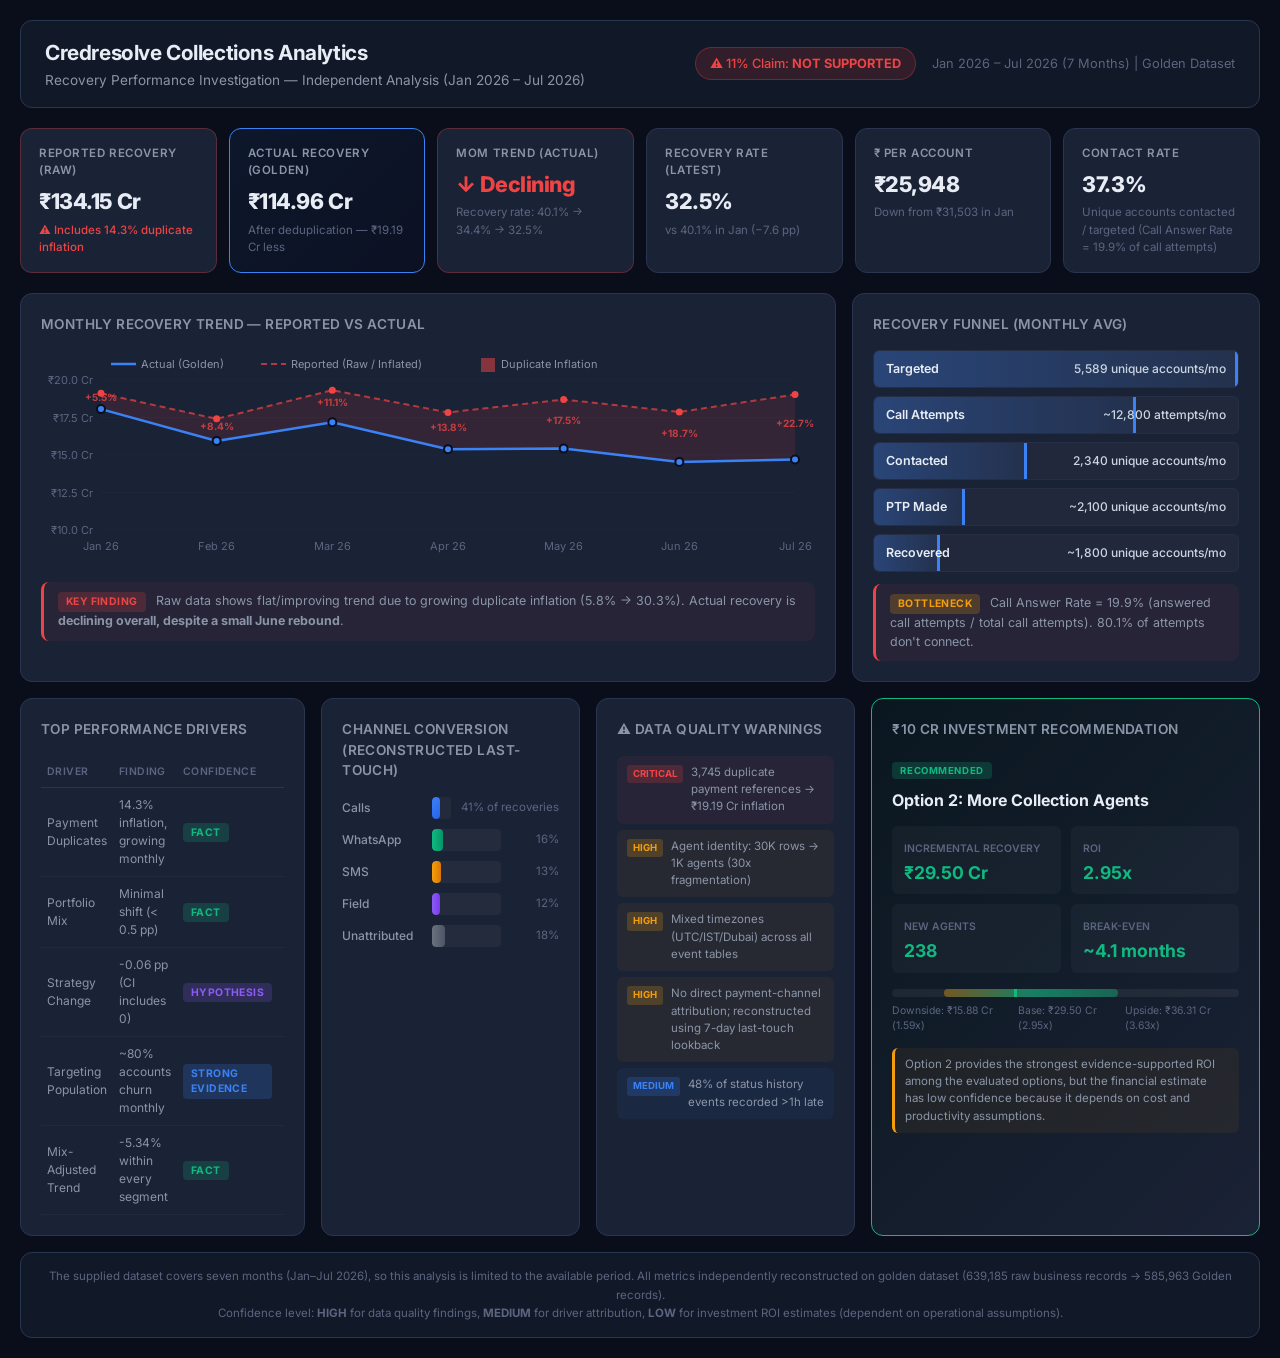
<file: index.html>
<!DOCTYPE html>
<html lang="en">
<head>
  <meta charset="UTF-8">
  <meta http-equiv="refresh" content="0; url=./dashboard/">
  <script type="text/javascript">
    window.location.href = "./dashboard/"
  </script>
  <title>CredResolve Analytics Dashboard</title>
</head>
<body>
  <p>Redirecting to <a href="./dashboard/">CredResolve Analytics Dashboard</a>...</p>
</body>
</html>
</file>
<file: dashboard/styles.css>
/* ═══════════════════════════════════════════════════════════
   Credresolve Executive Dashboard — Styles
   ═══════════════════════════════════════════════════════════ */

:root {
    --bg-primary: #0a0e1a;
    --bg-secondary: #111827;
    --bg-card: #1a2235;
    --bg-card-hover: #1f2942;
    --border: #2a3550;
    --text-primary: #e8edf5;
    --text-secondary: #8b95a8;
    --text-muted: #5b6580;
    --accent-blue: #3b82f6;
    --accent-green: #10b981;
    --accent-red: #ef4444;
    --accent-amber: #f59e0b;
    --accent-purple: #8b5cf6;
    --accent-cyan: #06b6d4;
    --gradient-blue: linear-gradient(135deg, #3b82f6, #2563eb);
    --gradient-red: linear-gradient(135deg, #ef4444, #dc2626);
    --gradient-green: linear-gradient(135deg, #10b981, #059669);
    --shadow-lg: 0 10px 25px -3px rgba(0,0,0,0.4);
    --radius: 12px;
}

* {
    margin: 0;
    padding: 0;
    box-sizing: border-box;
}

body {
    font-family: 'Inter', -apple-system, sans-serif;
    background: var(--bg-primary);
    color: var(--text-primary);
    min-height: 100vh;
    line-height: 1.5;
}

.dashboard {
    max-width: 1440px;
    margin: 0 auto;
    padding: 20px;
}

/* Header */
.dashboard-header {
    display: flex;
    justify-content: space-between;
    align-items: center;
    padding: 16px 24px;
    background: var(--bg-secondary);
    border-radius: var(--radius);
    border: 1px solid var(--border);
    margin-bottom: 20px;
}

.dashboard-header h1 {
    font-size: 1.3rem;
    font-weight: 700;
    letter-spacing: -0.02em;
}

.subtitle {
    color: var(--text-secondary);
    font-size: 0.85rem;
    margin-top: 2px;
}

.header-right {
    display: flex;
    align-items: center;
    gap: 16px;
}

.header-badge {
    padding: 6px 14px;
    border-radius: 20px;
    font-size: 0.8rem;
    font-weight: 500;
}

.header-badge.caution {
    background: rgba(239, 68, 68, 0.15);
    color: var(--accent-red);
    border: 1px solid rgba(239, 68, 68, 0.3);
    animation: pulse-border 2s ease-in-out infinite;
}

@keyframes pulse-border {
    0%, 100% { border-color: rgba(239, 68, 68, 0.3); }
    50% { border-color: rgba(239, 68, 68, 0.7); }
}

.header-meta {
    color: var(--text-muted);
    font-size: 0.8rem;
}

/* KPI Row */
.kpi-row {
    display: grid;
    grid-template-columns: repeat(6, 1fr);
    gap: 12px;
    margin-bottom: 20px;
}

.kpi-card {
    background: var(--bg-card);
    border-radius: var(--radius);
    padding: 16px 18px;
    border: 1px solid var(--border);
    transition: all 0.2s ease;
}

.kpi-card:hover {
    background: var(--bg-card-hover);
    transform: translateY(-2px);
    box-shadow: var(--shadow-lg);
}

.kpi-card.highlight {
    border-color: var(--accent-blue);
    background: linear-gradient(135deg, rgba(59,130,246,0.08), rgba(37,99,235,0.04));
}

.kpi-card.negative {
    border-color: rgba(239, 68, 68, 0.3);
}

.kpi-label {
    font-size: 0.72rem;
    color: var(--text-secondary);
    text-transform: uppercase;
    letter-spacing: 0.05em;
    font-weight: 600;
    margin-bottom: 6px;
}

.kpi-value {
    font-size: 1.35rem;
    font-weight: 800;
    letter-spacing: -0.02em;
}

.kpi-value.decline {
    color: var(--accent-red);
}

.kpi-sub {
    font-size: 0.72rem;
    color: var(--text-muted);
    margin-top: 4px;
}

.kpi-sub.inflated {
    color: var(--accent-red);
    font-weight: 500;
}

/* Charts Row */
.charts-row {
    display: grid;
    grid-template-columns: 2fr 1fr;
    gap: 16px;
    margin-bottom: 16px;
}

.chart-card {
    background: var(--bg-card);
    border-radius: var(--radius);
    padding: 20px;
    border: 1px solid var(--border);
}

.chart-card h3 {
    font-size: 0.85rem;
    font-weight: 600;
    color: var(--text-secondary);
    margin-bottom: 16px;
    text-transform: uppercase;
    letter-spacing: 0.03em;
}

.chart-container {
    height: 220px;
    position: relative;
}

.chart-insight {
    margin-top: 12px;
    padding: 10px 14px;
    background: rgba(239, 68, 68, 0.06);
    border-radius: 8px;
    font-size: 0.78rem;
    color: var(--text-secondary);
    border-left: 3px solid var(--accent-red);
}

/* Tags */
.tag {
    display: inline-block;
    padding: 2px 8px;
    border-radius: 4px;
    font-size: 0.65rem;
    font-weight: 700;
    text-transform: uppercase;
    letter-spacing: 0.04em;
    margin-right: 6px;
}

.tag.critical { background: rgba(239,68,68,0.2); color: var(--accent-red); }
.tag.warning { background: rgba(245,158,11,0.2); color: var(--accent-amber); }
.tag.fact { background: rgba(16,185,129,0.2); color: var(--accent-green); }
.tag.strong-evidence { background: rgba(59,130,246,0.2); color: var(--accent-blue); }
.tag.hypothesis { background: rgba(139,92,246,0.2); color: var(--accent-purple); }
.tag.correlation { background: rgba(245,158,11,0.2); color: var(--accent-amber); }

/* Funnel */
.funnel {
    display: flex;
    flex-direction: column;
    gap: 8px;
}

.funnel-stage {
    position: relative;
    height: 38px;
    width: 100%;
    border-radius: 6px;
    display: flex;
    align-items: center;
    justify-content: space-between;
    padding: 0 12px;
    background: rgba(255, 255, 255, 0.03);
    border: 1px solid rgba(42, 53, 80, 0.5);
    overflow: hidden;
}

.funnel-bar {
    position: absolute;
    top: 0;
    left: 0;
    bottom: 0;
    width: var(--width);
    background: linear-gradient(90deg, rgba(59, 130, 246, 0.32), rgba(59, 130, 246, 0.1));
    border-right: 3px solid var(--accent-blue);
    border-radius: 5px 0 0 5px;
    transition: width 0.5s ease;
    z-index: 1;
}

.funnel-stage:hover .funnel-bar {
    background: linear-gradient(90deg, rgba(59, 130, 246, 0.45), rgba(59, 130, 246, 0.18));
}

.funnel-label {
    position: relative;
    z-index: 2;
    font-size: 0.78rem;
    font-weight: 600;
    color: var(--text-primary);
    white-space: nowrap;
}

.funnel-value {
    position: relative;
    z-index: 2;
    font-size: 0.75rem;
    color: #cbd5e1;
    font-weight: 500;
    white-space: nowrap;
}

/* Bottom Row */
.bottom-row {
    display: grid;
    grid-template-columns: 1fr 1fr 1fr 1.5fr;
    gap: 16px;
    margin-bottom: 16px;
}

/* Data Table */
.data-table {
    width: 100%;
    border-collapse: collapse;
    font-size: 0.75rem;
}

.data-table th {
    text-align: left;
    padding: 8px 6px;
    color: var(--text-muted);
    border-bottom: 1px solid var(--border);
    font-weight: 600;
    text-transform: uppercase;
    font-size: 0.65rem;
    letter-spacing: 0.04em;
}

.data-table td {
    padding: 8px 6px;
    border-bottom: 1px solid rgba(42, 53, 80, 0.4);
    color: var(--text-secondary);
}

.data-table tr:hover td {
    color: var(--text-primary);
}

/* Channel Bars */
.channel-bars {
    display: flex;
    flex-direction: column;
    gap: 10px;
}

.channel-bar {
    display: flex;
    align-items: center;
    gap: 10px;
}

.channel-name {
    font-size: 0.75rem;
    color: var(--text-secondary);
    min-width: 80px;
    font-weight: 500;
}

.bar-container {
    flex: 1;
    height: 22px;
    background: rgba(255,255,255,0.04);
    border-radius: 4px;
    overflow: hidden;
}

.bar {
    height: 100%;
    background: var(--gradient-blue);
    border-radius: 4px;
    transition: width 0.6s ease;
}

.bar.wa { background: linear-gradient(90deg, #10b981, #059669); }
.bar.sms { background: linear-gradient(90deg, #f59e0b, #d97706); }
.bar.field { background: linear-gradient(90deg, #8b5cf6, #7c3aed); }
.bar.unattr { background: linear-gradient(90deg, #6b7280, #4b5563); }

.channel-pct {
    font-size: 0.72rem;
    color: var(--text-muted);
    min-width: 48px;
    text-align: right;
}

/* Alert Card */
.alert-list {
    display: flex;
    flex-direction: column;
    gap: 6px;
}

.alert-item {
    display: flex;
    align-items: flex-start;
    gap: 8px;
    padding: 8px 10px;
    border-radius: 6px;
    font-size: 0.72rem;
    color: var(--text-secondary);
}

.alert-item.critical { background: rgba(239,68,68,0.06); }
.alert-item.high { background: rgba(245,158,11,0.06); }
.alert-item.medium { background: rgba(59,130,246,0.06); }

.alert-severity {
    font-size: 0.6rem;
    font-weight: 700;
    padding: 2px 6px;
    border-radius: 3px;
    white-space: nowrap;
    flex-shrink: 0;
    margin-top: 1px;
}

.alert-item.critical .alert-severity {
    background: rgba(239,68,68,0.2);
    color: var(--accent-red);
}

.alert-item.high .alert-severity {
    background: rgba(245,158,11,0.2);
    color: var(--accent-amber);
}

.alert-item.medium .alert-severity {
    background: rgba(59,130,246,0.2);
    color: var(--accent-blue);
}

/* Recommendation Card */
.recommendation-card {
    border-color: var(--accent-green) !important;
    background: linear-gradient(135deg, rgba(16,185,129,0.05), var(--bg-card)) !important;
}

.rec-header {
    margin-bottom: 14px;
}

.rec-pick {
    font-size: 0.6rem;
    font-weight: 700;
    padding: 3px 8px;
    border-radius: 4px;
    background: rgba(16,185,129,0.2);
    color: var(--accent-green);
    text-transform: uppercase;
    letter-spacing: 0.06em;
}

.rec-header h4 {
    margin-top: 8px;
    font-size: 1rem;
    font-weight: 700;
}

.rec-details {
    display: grid;
    grid-template-columns: 1fr 1fr;
    gap: 10px;
    margin-bottom: 16px;
}

.rec-metric {
    padding: 8px 12px;
    background: rgba(255,255,255,0.03);
    border-radius: 6px;
}

.rec-label {
    font-size: 0.65rem;
    color: var(--text-muted);
    text-transform: uppercase;
    font-weight: 600;
}

.rec-value {
    display: block;
    font-size: 1.1rem;
    font-weight: 700;
    color: var(--accent-green);
    margin-top: 2px;
}

.rec-range {
    margin-bottom: 14px;
}

.range-bar {
    height: 8px;
    background: rgba(255,255,255,0.06);
    border-radius: 4px;
    position: relative;
    overflow: hidden;
}

.range-fill {
    position: absolute;
    top: 0;
    height: 100%;
    background: linear-gradient(90deg, rgba(245,158,11,0.4), rgba(16,185,129,0.6), rgba(16,185,129,0.4));
    border-radius: 4px;
}

.range-marker {
    position: absolute;
    top: -3px;
    width: 3px;
    height: 14px;
    background: var(--accent-green);
    border-radius: 2px;
}

.range-labels {
    display: flex;
    justify-content: space-between;
    margin-top: 6px;
    font-size: 0.65rem;
    color: var(--text-muted);
}

.rec-caveat {
    font-size: 0.72rem;
    color: var(--text-secondary);
    padding: 8px 10px;
    background: rgba(245,158,11,0.06);
    border-radius: 6px;
    border-left: 3px solid var(--accent-amber);
}

/* Footer */
.dashboard-footer {
    padding: 14px 20px;
    background: var(--bg-secondary);
    border-radius: var(--radius);
    border: 1px solid var(--border);
    text-align: center;
}

.dashboard-footer p {
    font-size: 0.72rem;
    color: var(--text-muted);
    line-height: 1.6;
}

/* Responsive */
@media (max-width: 1200px) {
    .kpi-row { grid-template-columns: repeat(3, 1fr); }
    .charts-row { grid-template-columns: 1fr; }
    .bottom-row { grid-template-columns: 1fr 1fr; }
}

@media (max-width: 768px) {
    .dashboard-header { flex-direction: column; gap: 12px; }
    .kpi-row { grid-template-columns: repeat(2, 1fr); }
    .bottom-row { grid-template-columns: 1fr; }
}
</file>
